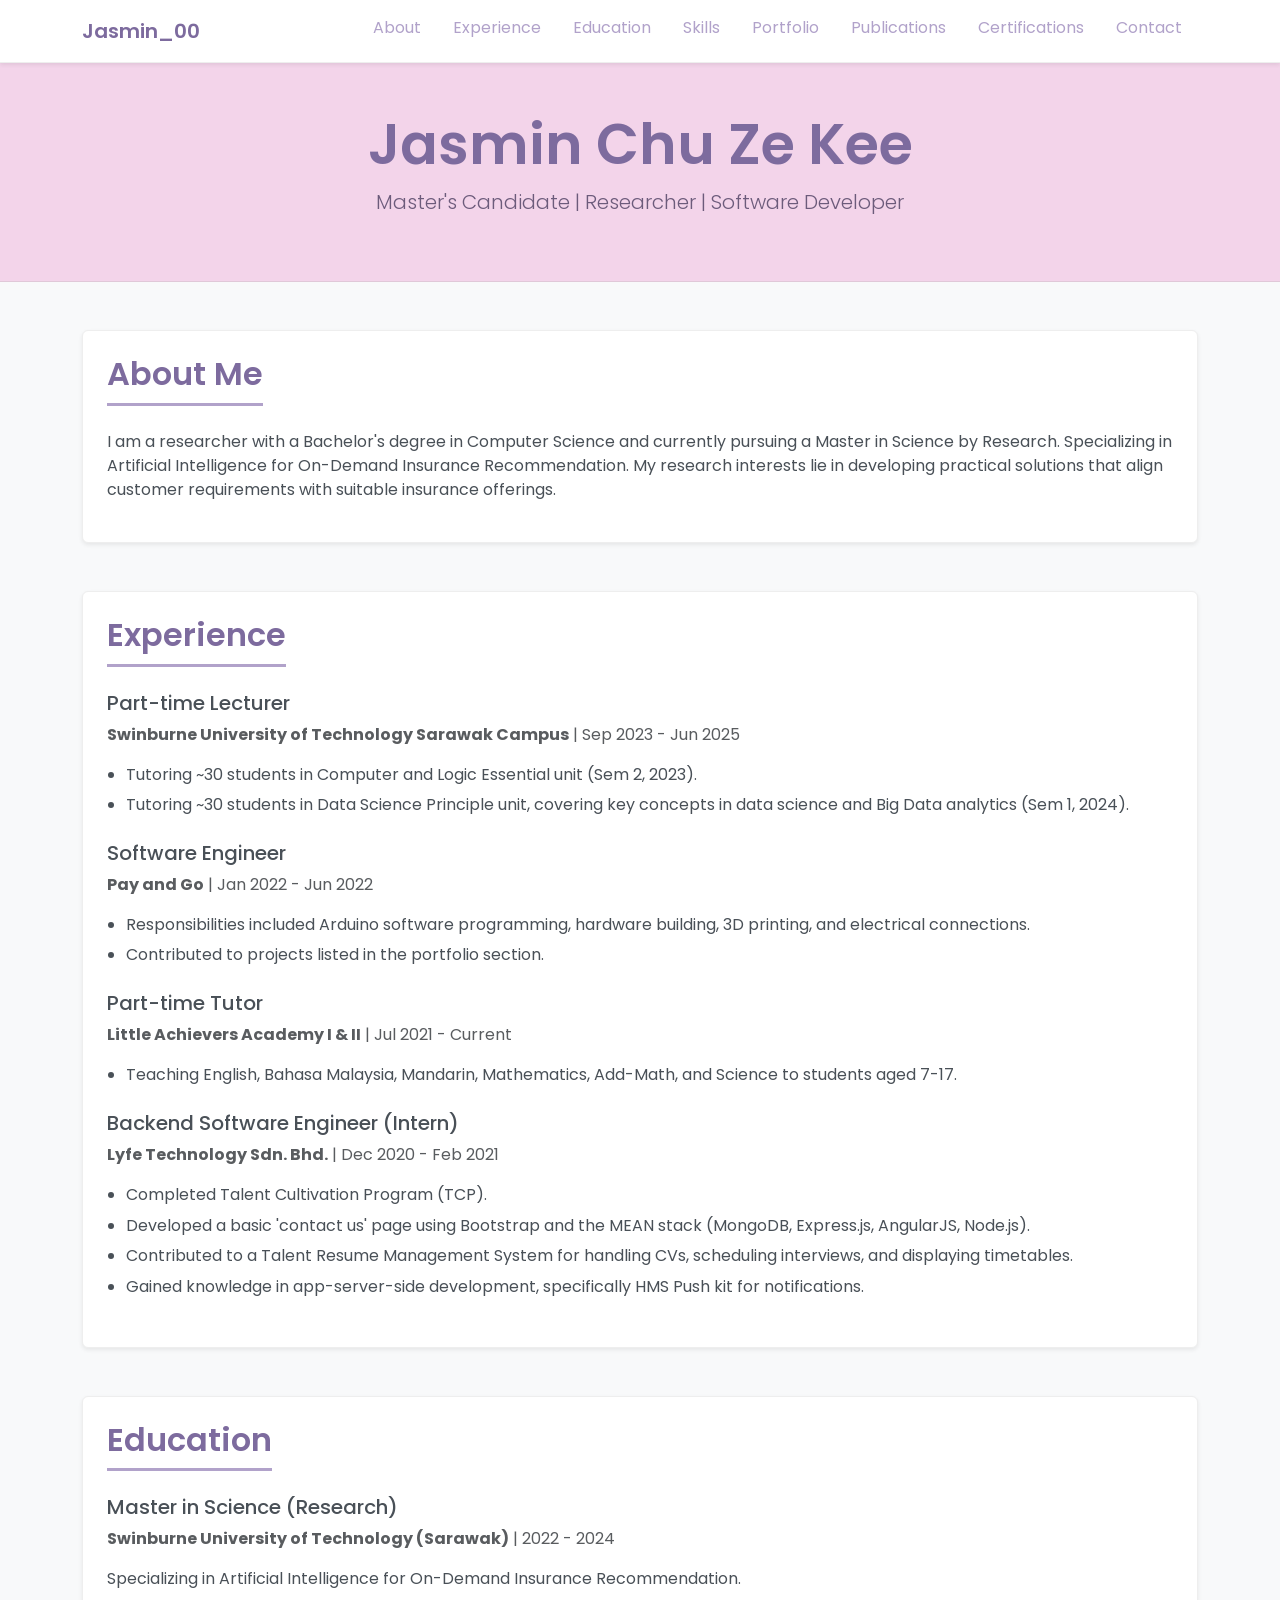
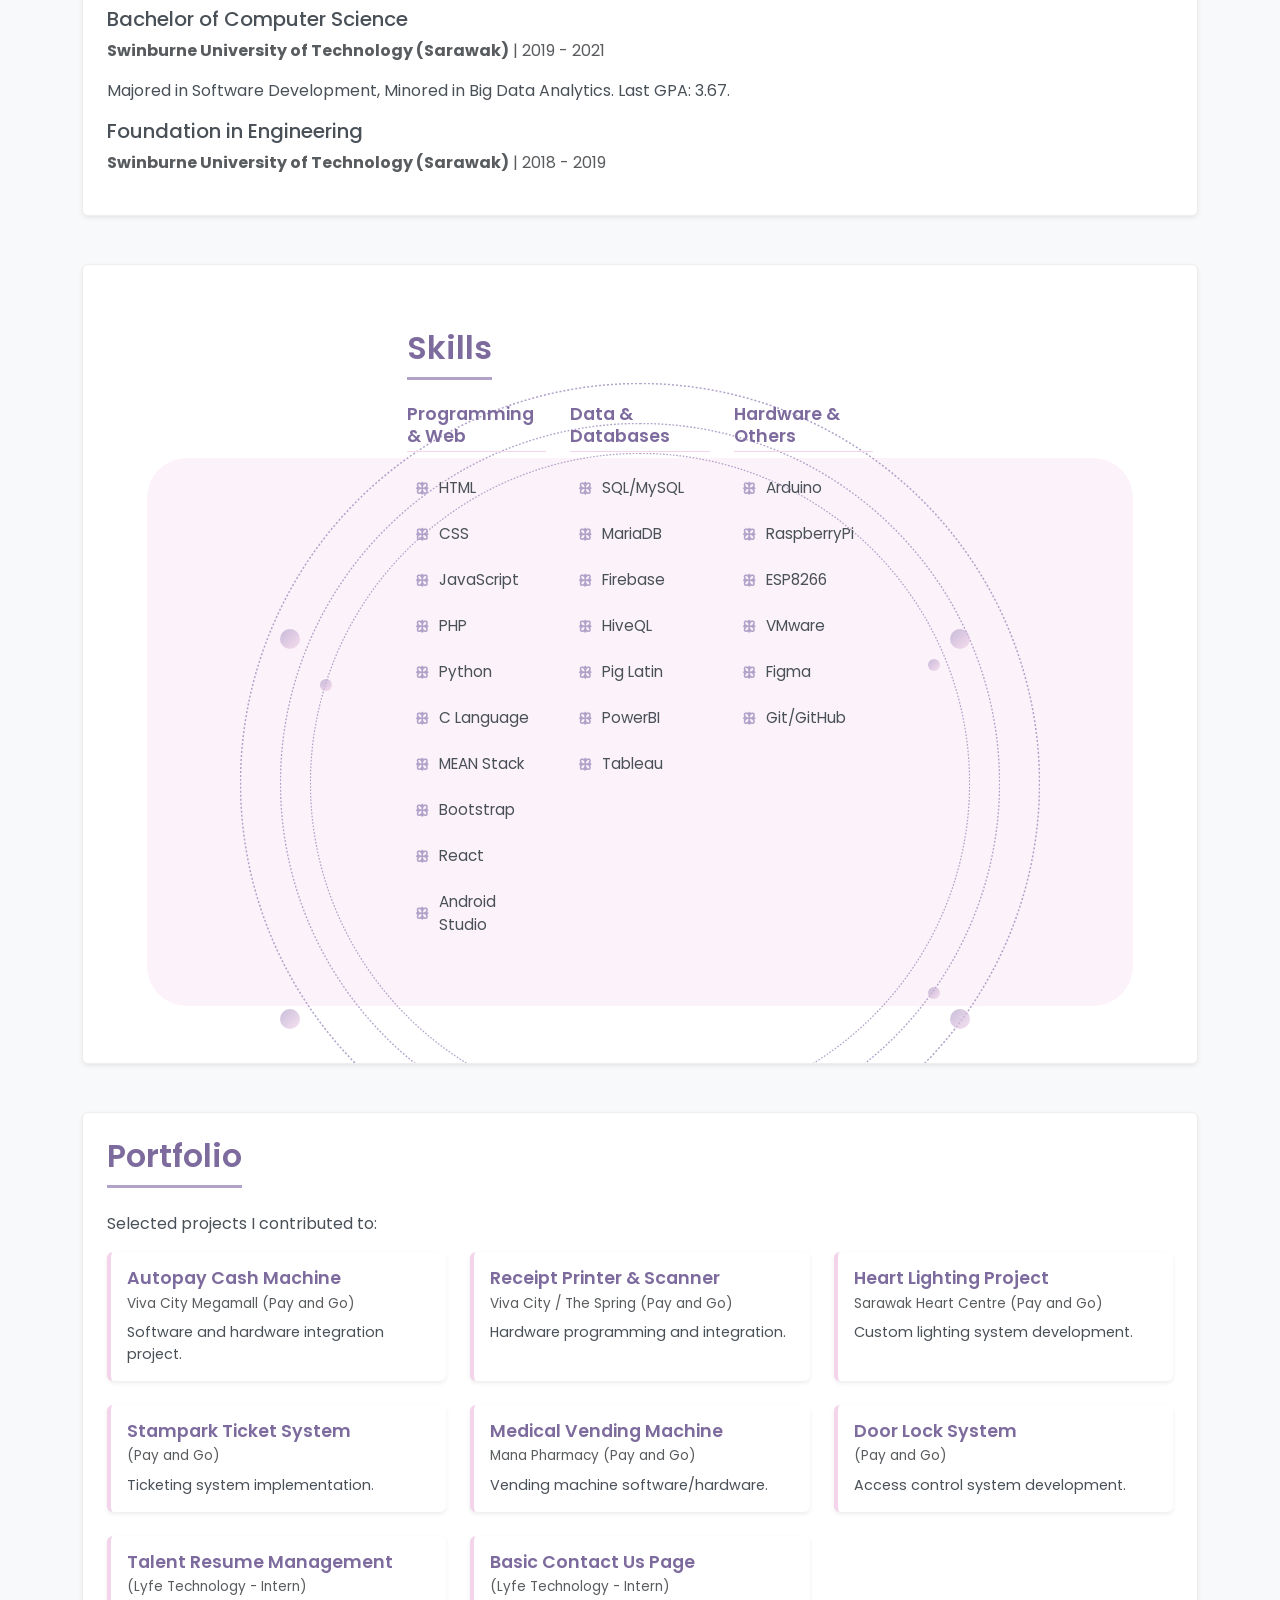
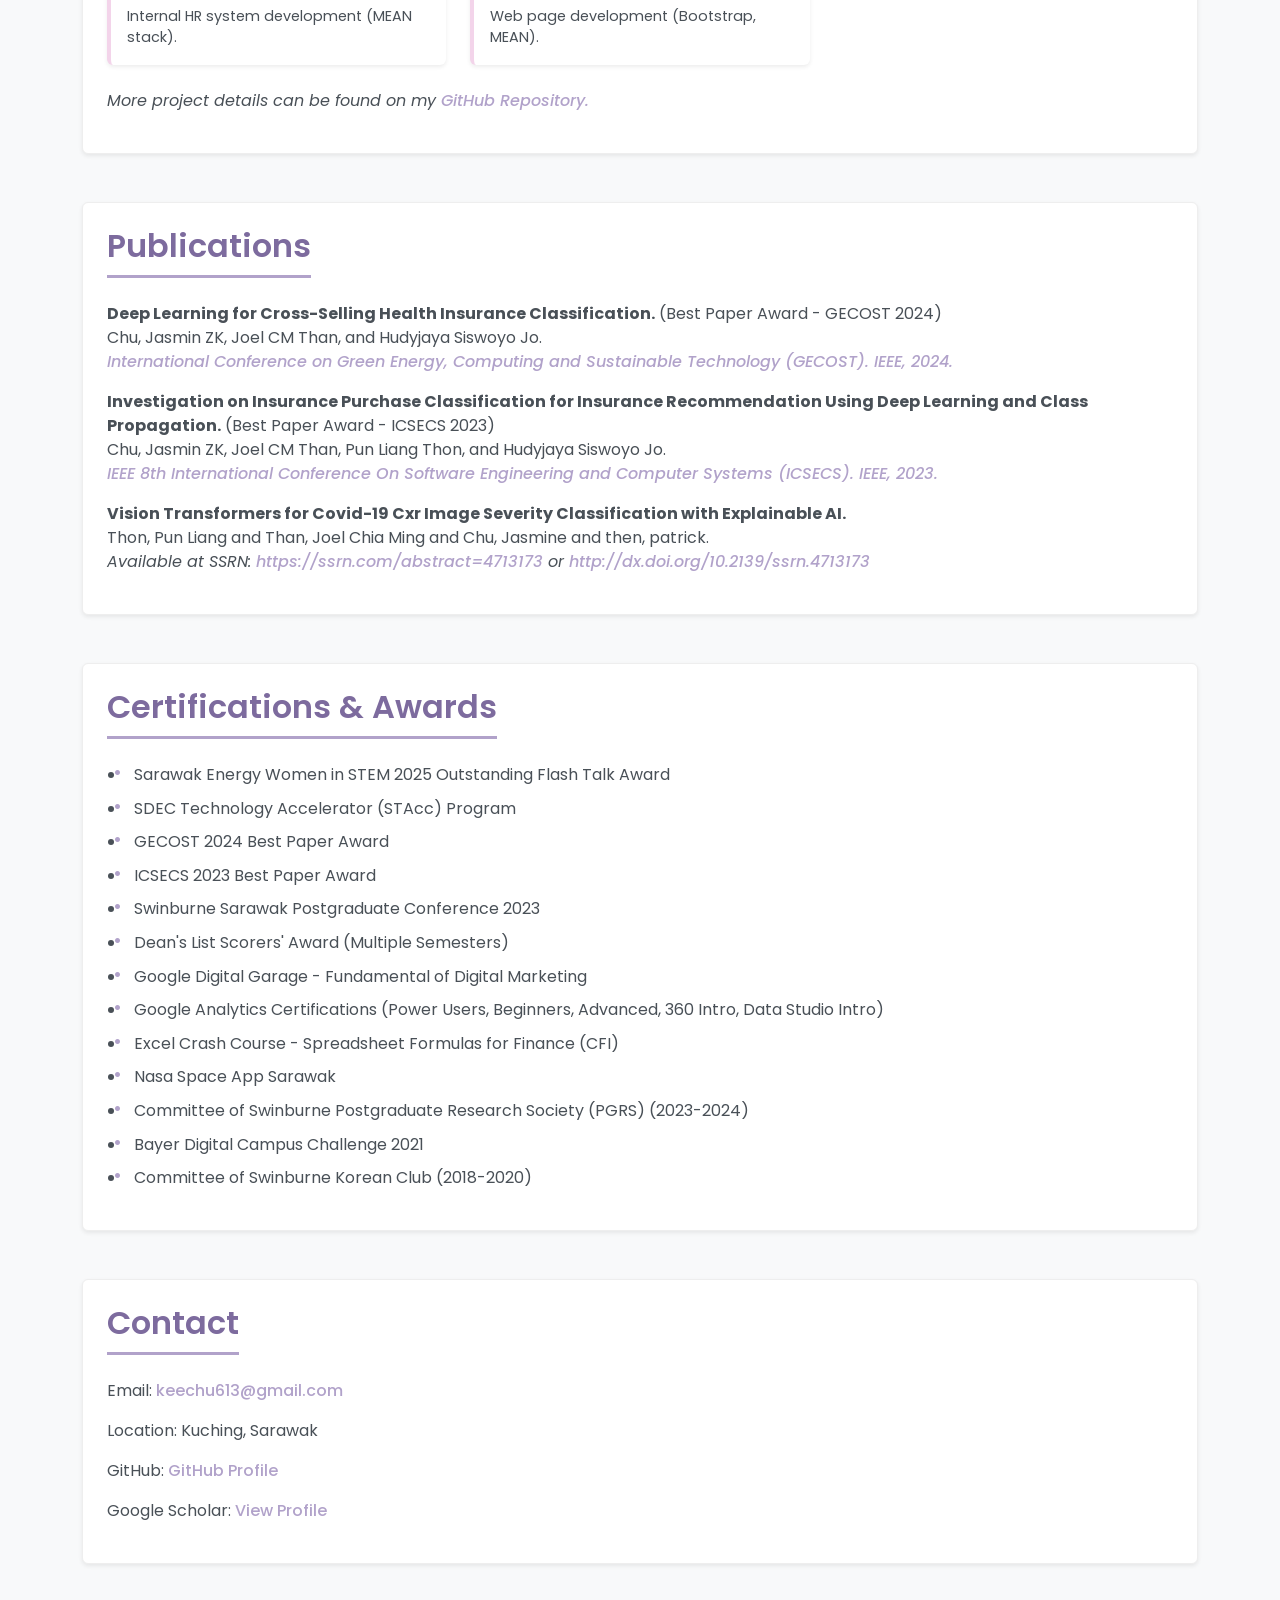
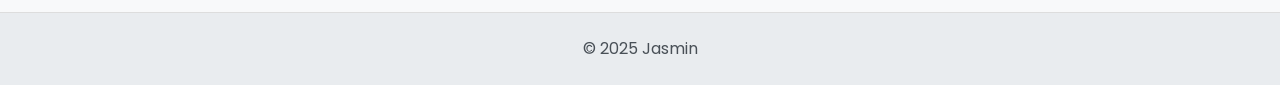
<file: index.html>
<!DOCTYPE html>
<html lang="en">

<head>
    <meta charset="UTF-8">
    <meta name="viewport" content="width=device-width, initial-scale=1.0">
    <title>Jasmin Chu Ze Kee - Resume & Portfolio</title>
    <link href="https://cdn.jsdelivr.net/npm/bootstrap@5.3.3/dist/css/bootstrap.min.css" rel="stylesheet"
        integrity="sha384-QWTKZyjpPEjISv5WaRU9OFeRpok6YctnYmDr5pNlyT2bRjXh0JMhjY6hW+ALEwIH" crossorigin="anonymous">
    <link rel="stylesheet" href="style.css">
    <link rel="preconnect" href="https://fonts.googleapis.com">
    <link rel="preconnect" href="https://fonts.gstatic.com" crossorigin>
    <link href="https://fonts.googleapis.com/css2?family=Poppins:wght@300;400;600&display=swap" rel="stylesheet">
</head>

<body>

    <nav class="navbar navbar-expand-lg navbar-light bg-light sticky-top shadow-sm">
        <div class="container">
            <a class="navbar-brand" href="#">Jasmin_00</a>
            <button class="navbar-toggler" type="button" data-bs-toggle="collapse" data-bs-target="#navbarNav"
                aria-controls="navbarNav" aria-expanded="false" aria-label="Toggle navigation">
                <span class="navbar-toggler-icon"></span>
            </button>
            <div class="collapse navbar-collapse justify-content-end" id="navbarNav">
                <ul class="navbar-nav">
                    <li class="nav-item"><a class="nav-link" href="#about">About</a></li>
                    <li class="nav-item"><a class="nav-link" href="#experience">Experience</a></li>
                    <li class="nav-item"><a class="nav-link" href="#education">Education</a></li>
                    <li class="nav-item"><a class="nav-link" href="#skills">Skills</a></li>
                    <li class="nav-item"><a class="nav-link" href="#portfolio">Portfolio</a></li>
                    <li class="nav-item"><a class="nav-link" href="#publications">Publications</a></li>
                    <li class="nav-item"><a class="nav-link" href="#certifications">Certifications</a></li>
                    <li class="nav-item"><a class="nav-link" href="#contact">Contact</a></li>
                </ul>
            </div>
        </div>
    </nav>

    <header class="hero-section text-center py-5">
        <div class="container">
            <h1 class="display-4">Jasmin Chu Ze Kee</h1>
            <p class="lead">Master's Candidate | Researcher | Software Developer</p>
        </div>
    </header>

    <main class="container mt-5">

        <section id="about" class="mb-5 p-4 rounded shadow-sm section-bg">
            <h2 class="section-title mb-4">About Me</h2>
            <p>I am a researcher with a Bachelor's degree in Computer Science and currently pursuing a Master in Science
                by Research. Specializing in Artificial Intelligence for On-Demand Insurance Recommendation. My research
                interests lie in developing practical solutions that align customer requirements with suitable insurance
                offerings.</p>
        </section>

        <section id="experience" class="mb-5 p-4 rounded shadow-sm section-bg">
            <h2 class="section-title mb-4">Experience</h2>
            <div class="mb-4">
                <h3 class="h5">Part-time Lecturer</h3>
                <p class="text-muted"><strong>Swinburne University of Technology Sarawak Campus</strong> | Sep 2023 -
                    Jun 2025</p>
                <ul>
                    <li>Tutoring ~30 students in Computer and Logic Essential unit (Sem 2, 2023).</li>
                    <li>Tutoring ~30 students in Data Science Principle unit, covering key concepts in data science and
                        Big Data analytics (Sem 1, 2024).</li>
                </ul>
            </div>
            <div class="mb-4">
                <h3 class="h5">Software Engineer</h3>
                <p class="text-muted"><strong>Pay and Go</strong> | Jan 2022
                    - Jun 2022</p>
                <ul>
                    <li>Responsibilities included Arduino software programming, hardware building, 3D printing, and
                        electrical connections.</li>
                    <li>Contributed to projects listed in the portfolio section.</li>
                </ul>
            </div>
            <div class="mb-4">
                <h3 class="h5">Part-time Tutor</h3>
                <p class="text-muted"><strong>Little Achievers Academy I & II</strong> | Jul 2021 - Current</p>
                <ul>
                    <li>Teaching English, Bahasa Malaysia, Mandarin, Mathematics, Add-Math, and Science to students aged
                        7-17.</li>
                </ul>
            </div>
            <div class="mb-4">
                <h3 class="h5">Backend Software Engineer (Intern)</h3>
                <p class="text-muted"><strong>Lyfe Technology Sdn. Bhd.</strong> | Dec 2020 - Feb 2021</p>
                <ul>
                    <li>Completed Talent Cultivation Program (TCP).</li>
                    <li>Developed a basic 'contact us' page using Bootstrap and the MEAN stack (MongoDB, Express.js,
                        AngularJS, Node.js).</li>
                    <li>Contributed to a Talent Resume Management System for handling CVs, scheduling interviews, and
                        displaying timetables.</li>
                    <li>Gained knowledge in app-server-side development, specifically HMS Push kit for notifications.
                    </li>
                </ul>
            </div>
        </section>

        <section id="education" class="mb-5 p-4 rounded shadow-sm section-bg">
            <h2 class="section-title mb-4">Education</h2>
            <div class="mb-3">
                <h3 class="h5">Master in Science (Research)</h3>
                <p class="text-muted"><strong>Swinburne University of Technology (Sarawak)</strong> | 2022 - 2024</p>
                <p>Specializing in Artificial Intelligence for On-Demand Insurance Recommendation.</p>
            </div>
            <div class="mb-3">
                <h3 class="h5">Bachelor of Computer Science</h3>
                <p class="text-muted"><strong>Swinburne University of Technology (Sarawak)</strong> | 2019 - 2021</p>
                <p>Majored in Software Development, Minored in Big Data Analytics. Last GPA: 3.67.</p>
            </div>
            <div>
                <h3 class="h5">Foundation in Engineering</h3>
                <p class="text-muted"><strong>Swinburne University of Technology (Sarawak)</strong> | 2018 - 2019</p>
            </div>
        </section>

        <section id="skills" class="mb-5 p-4 rounded shadow-sm section-bg">
            <div class="baby-resume-card-wrap">
                <div class="wrap">
                    <div class="baby-resume-card baby-resume-card-single">
                        <div class="baby-resume-card-info center" data-align="center">
                            <div class="baby-resume-card-info-position">
                                <!-- Replace the src with your resume image -->
                                <h2 class="section-title mb-4">Skills</h2>
                                <div class="row g-4">
                                    <div class="col-lg-4 col-md-6">
                                        <h4 class="accent-heading mb-3">Programming & Web</h4>
                                        <ul class="skill-list-styled list-unstyled">
                                            <li>HTML</li>
                                            <li>CSS</li>
                                            <li>JavaScript</li>
                                            <li>PHP</li>
                                            <li>Python</li>
                                            <li>C Language</li>
                                            <li>MEAN Stack</li>
                                            <li>Bootstrap</li>
                                            <li>React</li>
                                            <li>Android Studio</li>
                                        </ul>
                                    </div>

                                    <div class="col-lg-4 col-md-6">
                                        <h4 class="accent-heading mb-3">Data & Databases</h4>
                                        <ul class="skill-list-styled list-unstyled">
                                            <li>SQL/MySQL</li>
                                            <li>MariaDB</li>
                                            <li>Firebase</li>
                                            <li>HiveQL</li>
                                            <li>Pig Latin</li>
                                            <li>PowerBI</li>
                                            <li>Tableau</li>
                                        </ul>
                                    </div>

                                    <div class="col-lg-4 col-md-12">
                                        <h4 class="accent-heading mb-3">Hardware & Others</h4>
                                        <ul class="skill-list-styled list-unstyled">
                                            <li>Arduino</li>
                                            <li>RaspberryPi</li>
                                            <li>ESP8266</li>
                                            <li>VMware</li>
                                            <li>Figma</li>
                                            <li>Git/GitHub</li>
                                        </ul>
                                    </div>
                                </div>
                            </div>
                        </div>
                    </div>
                    <div class="animation-wrapper">
                        <div class="baby-resume-card-animation">
                            <svg width="800" height="800" class="first" viewBox="0 0 800 800" fill="none"
                                xmlns="http://www.w3.org/2000/svg">
                                <rect x="0.5" y="0.5" width="799" height="799" rx="399.5" stroke="#FACBB3"
                                    stroke-dasharray="2 2" />
                            </svg>
                            <svg width="800" height="800" class="second" viewBox="0 0 800 800" fill="none"
                                xmlns="http://www.w3.org/2000/svg">
                                <rect x="0.5" y="0.5" width="799" height="799" rx="399.5" stroke="#FACBB3"
                                    stroke-dasharray="2 2" />
                            </svg>
                            <svg width="800" height="800" class="third" viewBox="0 0 800 800" fill="none"
                                xmlns="http://www.w3.org/2000/svg">
                                <rect x="0.5" y="0.5" width="799" height="799" rx="399.5" stroke="#FACBB3"
                                    stroke-dasharray="2 2" />
                            </svg>
                        </div>
                        <div class="baby-resume-bubble-animation">
                            <span class="big top-left"></span>
                            <span class="small top-left-down"></span>
                            <span class="big top-right"></span>
                            <span class="small top-right-down"></span>
                            <span class="big bottom-right"></span>
                            <span class="small bottom-right-down"></span>
                            <span class="big bottom-left"></span>
                        </div>
                    </div>
                </div>
            </div>
        </section>


        <section id="portfolio" class="mb-5 p-4 rounded shadow-sm section-bg">
            <h2 class="section-title mb-4">Portfolio</h2>
            <p>Selected projects I contributed to:</p>

            <div class="row g-4">
                <div class="col-md-6 col-lg-4">
                    <div class="card h-100 portfolio-card shadow-sm">
                        <div class="card-body">
                            <h5 class="card-title">Autopay Cash Machine</h5>
                            <p class="card-subtitle mb-2 text-muted">Viva City Megamall (Pay and Go)</p>
                            <p class="card-text small">Software and hardware integration project.</p>
                        </div>
                    </div>
                </div>
                <div class="col-md-6 col-lg-4">
                    <div class="card h-100 portfolio-card shadow-sm">
                        <div class="card-body">
                            <h5 class="card-title">Receipt Printer & Scanner</h5>
                            <p class="card-subtitle mb-2 text-muted">Viva City / The Spring (Pay and Go)</p>
                            <p class="card-text small">Hardware programming and integration.</p>
                        </div>
                    </div>
                </div>
                <div class="col-md-6 col-lg-4">
                    <div class="card h-100 portfolio-card shadow-sm">
                        <div class="card-body">
                            <h5 class="card-title">Heart Lighting Project</h5>
                            <p class="card-subtitle mb-2 text-muted">Sarawak Heart Centre (Pay and Go)</p>
                            <p class="card-text small">Custom lighting system development.</p>
                        </div>
                    </div>
                </div>
                <div class="col-md-6 col-lg-4">
                    <div class="card h-100 portfolio-card shadow-sm">
                        <div class="card-body">
                            <h5 class="card-title">Stampark Ticket System</h5>
                            <p class="card-subtitle mb-2 text-muted">(Pay and Go)</p>
                            <p class="card-text small">Ticketing system implementation.</p>
                        </div>
                    </div>
                </div>
                <div class="col-md-6 col-lg-4">
                    <div class="card h-100 portfolio-card shadow-sm">
                        <div class="card-body">
                            <h5 class="card-title">Medical Vending Machine</h5>
                            <p class="card-subtitle mb-2 text-muted">Mana Pharmacy (Pay and Go)</p>
                            <p class="card-text small">Vending machine software/hardware.</p>
                        </div>
                    </div>
                </div>
                <div class="col-md-6 col-lg-4">
                    <div class="card h-100 portfolio-card shadow-sm">
                        <div class="card-body">
                            <h5 class="card-title">Door Lock System</h5>
                            <p class="card-subtitle mb-2 text-muted">(Pay and Go)</p>
                            <p class="card-text small">Access control system development.</p>
                        </div>
                    </div>
                </div>
                <div class="col-md-6 col-lg-4">
                    <div class="card h-100 portfolio-card shadow-sm">
                        <div class="card-body">
                            <h5 class="card-title">Talent Resume Management</h5>
                            <p class="card-subtitle mb-2 text-muted">(Lyfe Technology - Intern)</p>
                            <p class="card-text small">Internal HR system development (MEAN stack).</p>
                        </div>
                    </div>
                </div>
                <div class="col-md-6 col-lg-4">
                    <div class="card h-100 portfolio-card shadow-sm">
                        <div class="card-body">
                            <h5 class="card-title">Basic Contact Us Page</h5>
                            <p class="card-subtitle mb-2 text-muted">(Lyfe Technology - Intern)</p>
                            <p class="card-text small">Web page development (Bootstrap, MEAN).</p>
                        </div>
                    </div>
                </div>
            </div>

            <p class="mt-4"><em>More project details can be found on my <a href="https://github.com/JasminChu"
                        target="_blank" class="link-style">GitHub Repository.</a></em></p>
        </section>

        <section id="publications" class="mb-5 p-4 rounded shadow-sm section-bg">
            <h2 class="section-title mb-4">Publications</h2>
            <ul class="list-unstyled">
                <li class="mb-3">
                    <strong>Deep Learning for Cross-Selling Health Insurance Classification.</strong> (Best Paper Award
                    - GECOST 2024) <br>
                    Chu, Jasmin ZK, Joel CM Than, and Hudyjaya Siswoyo Jo. <br>
                    <em><a href="http://ieeexplore.ieee.org/abstract/document/10475046" target="_blank"
                            class="link-style">International Conference on Green Energy, Computing and Sustainable
                            Technology (GECOST). IEEE, 2024.</em></a>
                </li>
                <li class="mb-3">
                    <strong>Investigation on Insurance Purchase Classification for Insurance Recommendation Using Deep
                        Learning and Class Propagation.</strong> (Best Paper Award - ICSECS 2023) <br>
                    Chu, Jasmin ZK, Joel CM Than, Pun Liang Thon, and Hudyjaya Siswoyo Jo. <br>
                    <em><a href="https://ieeexplore.ieee.org/abstract/document/10256401" target="_blank"
                            class="link-style">IEEE 8th International Conference On Software Engineering and Computer
                            Systems (ICSECS). IEEE, 2023.</em></a>
                </li>
                <li>
                    <strong>Vision Transformers for Covid-19 Cxr Image Severity Classification with Explainable
                        AI.</strong> <br>
                    Thon, Pun Liang and Than, Joel Chia Ming and Chu, Jasmine and then, patrick. <br>
                    <em>Available at SSRN: <a href="https://ssrn.com/abstract=4713173" target="_blank"
                            class="link-style">https://ssrn.com/abstract=4713173</a> or <a
                            href="http://dx.doi.org/10.2139/ssrn.4713173" target="_blank"
                            class="link-style">http://dx.doi.org/10.2139/ssrn.4713173</a></em>
                </li>
            </ul>
        </section>

        <section id="certifications" class="mb-5 p-4 rounded shadow-sm section-bg">
            <h2 class="section-title mb-4">Certifications & Awards</h2>
            <ul class="list-styled">
                <li>Sarawak Energy Women in STEM 2025 Outstanding Flash Talk Award</li>
                <li>SDEC Technology Accelerator (STAcc) Program</li>
                <li>GECOST 2024 Best Paper Award</li>
                <li>ICSECS 2023 Best Paper Award</li>
                <li>Swinburne Sarawak Postgraduate Conference 2023</li>
                <li>Dean's List Scorers' Award (Multiple Semesters)</li>
                <li>Google Digital Garage - Fundamental of Digital Marketing</li>
                <li>Google Analytics Certifications (Power Users, Beginners, Advanced, 360 Intro, Data Studio Intro)
                </li>
                <li>Excel Crash Course - Spreadsheet Formulas for Finance (CFI)</li>
                <li>Nasa Space App Sarawak</li>
                <li>Committee of Swinburne Postgraduate Research Society (PGRS) (2023-2024)</li>
                <li>Bayer Digital Campus Challenge 2021</li>
                <li>Committee of Swinburne Korean Club (2018-2020)</li>
            </ul>
        </section>

        <section id="contact" class="mb-5 p-4 rounded shadow-sm section-bg">
            <h2 class="section-title mb-4">Contact</h2>
            <p>Email: <a href="mailto:keechu613@gmail.com" class="link-style">keechu613@gmail.com</a></p>
            <p>Location: Kuching, Sarawak</p>
            <p>GitHub: <a href="https://github.com/JasminChu" target="_blank" class="link-style">GitHub Profile</a></p>
            <p>Google Scholar: <a href="https://scholar.google.com/citations?user=7BexjzAAAAAJ&hl=en" target="_blank"
                    class="link-style">View Profile</a></p>
            <!-- <p>Download CV: <a href="JasminCV.pdf" target="_blank" class="link-style">Download Here</a></p> -->
        </section>

    </main>

    <footer class="py-4 mt-5 footer-bg text-center">
        <div class="container">
            <p class="mb-0">&copy; 2025 Jasmin</p>
        </div>
    </footer>

    <script src="https://cdn.jsdelivr.net/npm/bootstrap@5.3.3/dist/js/bootstrap.bundle.min.js"
        integrity="sha384-YvpcrYf0tY3lHB60NNkmXc5s9fDVZLESaAA55NDzOxhy9GkcIdslK1eN7N6jIeHz"
        crossorigin="anonymous"></script>
    <script src="script.js"></script>
</body>

</html>
</file>
<file: style.css>
/* Google Font */
body {
    font-family: 'Poppins', sans-serif;
    background-color: #f8f9fa;
    /* Slightly adjusted light grey background like the GIF */
}

/* Color Variables - Using your established palette */
:root {
    --primary-color: #F3D4EA;
    /* Main soft pink/lavender - Used for subtle backgrounds/accents */
    --secondary-color: #B1A2CA;
    /* Muted purple accent - Used for links, some borders, badges */
    --text-color: #495057;
    /* Dark grey for text */
    --heading-color: #7d6b9e;
    /* Darker purple for main headings and hover states */
    --light-bg: #ffffff;
    /* White for section backgrounds (cards) */
    --navbar-bg: #ffffff;
    /* White navbar */
    --footer-bg: #e9ecef;
    /* Light grey footer */
    --bubble-gradient-start: var(--secondary-color);
    --bubble-gradient-end: var(--primary-color);
    --circle-stroke: var(--secondary-color);
}

/* Hero Section Styling - Using primary color */
.hero-section {
    background-color: var(--primary-color);
    color: var(--heading-color);
    /* Darker purple text on the light pink bg */
    border-bottom: 1px solid #e0c8d8;
    /* Subtle border */
}

.hero-section h1 {
    font-weight: 600;
}

.hero-section .lead {
    font-weight: 300;
    color: #6c5b7b;
}

/* Navbar Styling */
.navbar {
    background-color: var(--navbar-bg) !important;
    border-bottom: 1px solid #eee;
    /* Subtle border like some elements in GIF */
}

.navbar-brand {
    color: var(--heading-color) !important;
    font-weight: 600;
}

.nav-link {
    color: var(--secondary-color) !important;
    /* Use secondary color for nav links */
    margin-left: 0.5rem;
    margin-right: 0.5rem;
    font-weight: 400;
    transition: color 0.3s ease;
}

.nav-link:hover,
.nav-link:focus,
.nav-link.active {
    color: var(--heading-color) !important;
    /* Darker purple on hover/active */
}

/* Section Styling - White cards with shadow like GIF */
.section-bg {
    background-color: var(--light-bg);
    border: 1px solid #eee;
    /* Add subtle border to sections */
    /* box-shadow is already applied via Bootstrap class .shadow-sm */
}

.section-title {
    color: var(--heading-color);
    /* Use darker purple for main section titles */
    font-weight: 600;
    border-bottom: 3px solid var(--secondary-color);
    /* Use secondary color for border */
    padding-bottom: 0.6rem;
    display: inline-block;
}

/* Accent Headings (e.g., Skills categories) */
.accent-heading {
    color: var(--heading-color);
    /* Use darker purple for emphasis */
    font-weight: 600;
    font-size: 1.1rem;
    /* Slightly larger */
    margin-bottom: 1rem;
}

/* Skills Badges - Use secondary color like GIF's pink/coral accent */
.skill-badge {
    background-color: var(--secondary-color);
    /* Use secondary color for background */
    color: var(--light-bg);
    /* White text for contrast */
    padding: 0.4em 0.9em;
    font-size: 0.88rem;
    font-weight: 400;
    margin-bottom: 0.6rem;
    /* Spacing */
    border-radius: 5px;
    /* Slightly less rounded */
    border: none;
    /* Remove previous border */
    display: inline-block;
    /* Ensure proper spacing */
}

/* Link Styling */
.link-style {
    color: var(--secondary-color);
    /* Use secondary color for links */
    font-weight: 500;
    /* Slightly bolder */
    text-decoration: none;
    transition: color 0.3s ease;
}

.link-style:hover {
    color: var(--heading-color);
    /* Darker purple on hover */
    text-decoration: underline;
}

/* Footer Styling */
.footer-bg {
    background-color: var(--footer-bg);
    color: var(--text-color);
    border-top: 1px solid #ddd;
}

/* General Text Color */
body,
p,
li {
    color: var(--text-color);
}

h3,
h4,
h5,
h6 {
    color: #6c5b7b;
}

/* List styling */
ul {
    padding-left: 1.2rem;
}

li {
    margin-bottom: 0.4rem;
    /* Slightly increased spacing */
}

.list-styled li {
    margin-bottom: 0.6rem;
    padding-left: 0.5rem;
    position: relative;
}

.list-styled li::before {
    content: '•';
    /* Standard bullet */
    color: var(--secondary-color);
    /* Use secondary color */
    position: absolute;
    left: -0.8rem;
    font-size: 1.2em;
    /* Make bullet more visible */
    line-height: 1;
}

/* Portfolio Section Specific Styles */
.portfolio-card {
    border: none;
    /* Remove default card border */
    border-left: 4px solid var(--primary-color);
    /* Use primary color as left accent border */
    transition: transform 0.2s ease-in-out, box-shadow 0.2s ease-in-out;
    background-color: var(--light-bg);
    /* Ensure white background */
}

.portfolio-card:hover {
    transform: translateY(-5px);
    /* Slight lift effect on hover */
    box-shadow: 0 4px 12px rgba(0, 0, 0, 0.1);
    /* Enhance shadow on hover */
    border-left-color: var(--secondary-color);
    /* Change accent border color on hover */
}

.portfolio-card .card-title {
    color: var(--heading-color);
    /* Use heading color for titles */
    font-weight: 600;
    font-size: 1.1rem;
    margin-bottom: 0.5rem;
}

.portfolio-card .card-subtitle {
    font-size: 0.85rem;
    color: #6c757d;
    /* Standard muted text color */
}

.portfolio-card .card-text {
    font-size: 0.9rem;
    color: var(--text-color);
    /* Standard text color */
}

/* Ensure consistent spacing in grid */
.g-4 {
    --bs-gutter-x: 1.5rem;
    --bs-gutter-y: 1.5rem;
}

/* Skills Section Specific Styles - Styled List Approach */

/* Ensure category headings are styled */
.accent-heading {
    color: var(--heading-color);
    /* Use darker purple for emphasis */
    font-weight: 600;
    font-size: 1.1rem;
    margin-bottom: 1rem;
    padding-bottom: 0.25rem;
    border-bottom: 1px solid var(--primary-color);
    /* Subtle underline */
    display: inline-block;
}

/* Styling for the skill list */
.skill-list-styled {
    padding-left: 0;
    /* Remove default ul padding */
    margin-bottom: 0;
}

.skill-list-styled li {
    color: var(--text-color);
    padding: 0.6rem 0.5rem 0.6rem 2rem;
    /* Top/bottom, right, left padding */
    margin-bottom: 0.25rem;
    position: relative;
    /* Needed for the ::before pseudo-element */
    /* border-top: 1px solid #fdfaff; Very light top border */
    /* border-bottom: 1px solid #f0eaf5; Light bottom border using primary color tones */
    transition: background-color 0.2s ease-in-out, color 0.2s ease-in-out;
    font-size: 0.95rem;
    font-weight: 400;
    /* Adjust font weight */
}

/* Add a custom marker using the secondary color */
.skill-list-styled li::before {
    content: 'ꕥ';
    /* Checkmark symbol */
    position: absolute;
    left: 0.5rem;
    /* Position marker */
    top: 50%;
    transform: translateY(-50%);
    /* Center marker vertically */
    color: var(--secondary-color);
    /* Use secondary color */
    font-weight: bold;
    font-size: 1em;
    line-height: 1;
}

/* .skill-list-styled li:first-child {
     border-top: 1px solid #f0eaf5; Match bottom border for the first item
} */

.skill-list-styled li:hover {
    background-color: var(--primary-color);
    /* Use primary color as hover background */
    color: var(--heading-color);
    /* Darker text on hover */
    cursor: default;
}

/* Adjust grid columns for skills section if needed */
#skills .col-lg-4 {
    margin-bottom: 1.5rem;
    /* Ensure consistent spacing */
}

/* Baby Resume Card Styles */
.baby-resume-card-wrap {
    margin-top: 40px;
    padding-bottom: 32px;
    position: relative;
    min-height: 500px;
    /* Add minimum height to contain animations */
}

.baby-resume-card-wrap::after {
    content: "";
    background: var(--primary-color);
    opacity: 0.3;
    border-radius: 40px;
    bottom: 0;
    left: 40px;
    position: absolute;
    right: 40px;
    top: 19%;
}

.baby-resume-card-wrap .wrap {
    position: relative;
    z-index: 2;
}

.baby-resume-card {
    align-items: center;
    display: flex;
    flex-wrap: wrap;
    justify-content: center;
    gap: 60px;
    position: relative;
    z-index: 2;
}

.baby-resume-card-info {
    width: 240px;
}

.baby-resume-card-info.center {
    order: 2;
    position: relative;
    width: calc(100% - 600px);
}

.baby-resume-card-info-position {
    border-radius: 16px;
    position: relative;
    z-index: 1;
    overflow: hidden;
}

.baby-resume-card-info img {
    border-radius: 8px;
    box-shadow: 0px 1px 4px rgba(0, 0, 0, .1), 0px 1px 2px rgba(0, 0, 0, .06);
    max-width: 100%;
    display: block;
}

/* Animation Container Styles */
.baby-resume-card-animation {
    left: 50%;
    transform: translateX(-50%);
    position: absolute;
    width: 800px;
    z-index: 0;
    top: 54px;
    pointer-events: none;
}

.baby-resume-card-animation svg {
    position: absolute;
}

.baby-resume-card-animation svg rect {
    stroke: var(--secondary-color);
    stroke-width: 1.5px;
    /* Make circles more visible */
}

.baby-resume-card-animation svg.first {
    animation: scaleOpacity 6s infinite, scaleCircle 6s infinite;
    height: 800px;
    right: 0;
    top: 0;
    width: 800px;
}

.baby-resume-card-animation svg.second {
    animation: scaleCircleMore 6s infinite;
    height: 720px;
    right: 40px;
    top: 40px;
    width: 720px;
}

.baby-resume-card-animation svg.third {
    animation: scaleCircleMore 6s infinite;
    height: 660px;
    right: 70px;
    top: 70px;
    width: 660px;
}

/* Bubble Animation Styles */
.baby-resume-bubble-animation {
    height: 800px;
    left: 50%;
    transform: translateX(-50%);
    /* Center horizontally */
    position: absolute;
    width: 800px;
    z-index: 1;
    top: 100px;
    /* Adjust this value to position bubbles correctly */
    pointer-events: none;
}

.baby-resume-bubble-animation span {
    background: linear-gradient(135deg, var(--secondary-color) 0%, var(--primary-color) 100%);
    border-radius: 50%;
    display: block;
    /* Change from inline-block to block */
    position: absolute;
    opacity: 0.7;
    /* Make bubbles more visible */
}

.baby-resume-bubble-animation span.big {
    height: 20px;
    /* Increased from 14px */
    width: 20px;
}

.baby-resume-bubble-animation span.small {
    height: 12px;
    /* Increased from 8px */
    width: 12px;
}

/* Bubble Positions with Animations */
.baby-resume-bubble-animation span.top-left {
    animation: moveLeft 6s infinite;
    left: 40px;
    top: 200px;
}

.baby-resume-bubble-animation span.top-left-down {
    animation: moveLeft 6s infinite;
    left: 80px;
    top: 250px;
}

.baby-resume-bubble-animation span.top-right {
    animation: moveRight 6s infinite;
    right: 70px;
    top: 200px;
}

.baby-resume-bubble-animation span.top-right-down {
    animation: moveRight 6s infinite;
    right: 100px;
    top: 230px;
}

.baby-resume-bubble-animation span.bottom-right {
    animation: moveRightDown 6s infinite;
    right: 70px;
    bottom: 200px;
}

.baby-resume-bubble-animation span.bottom-right-down {
    animation: moveRightDown 6s infinite;
    right: 100px;
    bottom: 230px;
}

.baby-resume-bubble-animation span.bottom-left {
    animation: moveLeftDown 6s infinite;
    left: 40px;
    bottom: 200px;
}

/* Animation Keyframes */
@keyframes moveLeft {
    50% {
        transform: translate(-70px, 0);
    }
}

@keyframes moveRight {
    50% {
        transform: translate(70px, 0);
    }
}

@keyframes moveLeftDown {
    50% {
        transform: translate(-70px, 40px);
    }
}

@keyframes moveRightDown {
    50% {
        transform: translate(70px, 40px);
    }
}

@keyframes scaleCircleMore {
    50% {
        transform: scale(1.28);
    }
}

@keyframes scaleOpacity {
    50% {
        opacity: 0.5;
    }
}

@keyframes scaleCircle {
    50% {
        transform: scale(1.1);
    }
}

/* Responsive Styles */
@media (max-width: 1240px) {
    /* .baby-resume-card-wrap::after {
        left: 50px;
        right: 50px;
    } */

    .baby-resume-card {
        gap: 52px;
    }

    .baby-resume-card-info.center {
        width: calc(100% - 100px);
    }

    .baby-resume-card-animation,
    .baby-resume-bubble-animation {
        transform: scale(0.8);
    }
}

@media (max-width: 976px) {
    .baby-resume-card {
        gap: 40px;
    }

    /* .baby-resume-card-wrap::after {
        left: 500px;
        right: 500px;
    } */

    .baby-resume-card-info.center {
        width: calc(100% - 380px);
    }

    .baby-resume-card-animation,
    .baby-resume-bubble-animation {
        transform: scale(0.6);
    }
}

@media (max-width: 768px) {
    .baby-resume-card {
        justify-content: center;
        margin: 0 auto;
        max-width: 480px;
    }

    .baby-resume-card-info.center {
        order: 1;
        width: 100%;
    }

    .baby-resume-card-animation,
    .baby-resume-bubble-animation {
        transform: translateX(-50%) scale(0.7);
    }
}

@media (max-width: 560px) {
    .baby-resume-card-wrap {
        margin-top: 28px;
        padding-bottom: 28px;
    }

    .baby-resume-card-wrap::after {
        border-radius: 0;
        left: 500px;
        right: 500px;
    }

    .baby-resume-card {
        gap: 20px;
        margin: 0 20px;
    }

    .baby-resume-card-animation,
    .baby-resume-bubble-animation {
        transform: translateX(-50%) scale(0.5);
    }
}

/* Add position relative to skills section to contain the animations */
#skills {
    position: relative;
    overflow: hidden;
    min-height: 800px;
}

/* Add this to ensure the portfolio section stays above any overflow */
#portfolio {
    position: relative;
    z-index: 2;
    background-color: var(--light-bg);
    /* This ensures full opacity background */
}

/* Add these new styles */
.animation-wrapper {
    position: absolute;
    top: 0;
    left: 0;
    width: 100%;
    height: 100%;
    display: flex;
    justify-content: center;
    align-items: center;
}

.baby-resume-card-animation {
    position: absolute;
    width: 800px;
    height: 800px;
}

.baby-resume-bubble-animation {
    position: absolute;
    width: 800px;
    height: 800px;
    z-index: 1;
}

/* Ensure the skills content stays on top */
.section-title,
.accent-heading,
.skill-list-styled {
    position: relative;
    z-index: 2;
}

/* Make the background circles more visible */
.baby-resume-card-animation svg rect {
    stroke: var(--secondary-color);
    stroke-width: 1.5px;
}
/* Responsive adjustments */
@media (max-width: 992px) {
    .baby-resume-card-animation,
    .baby-resume-bubble-animation {
        transform: scale(0.8);
    }
}

@media (max-width: 768px) {
    .baby-resume-card-animation,
    .baby-resume-bubble-animation {
        transform: scale(0.6);
    }
}

@media (max-width: 576px) {
    .baby-resume-card-animation,
    .baby-resume-bubble-animation {
        transform: scale(0.4);
    }
}
</file>
